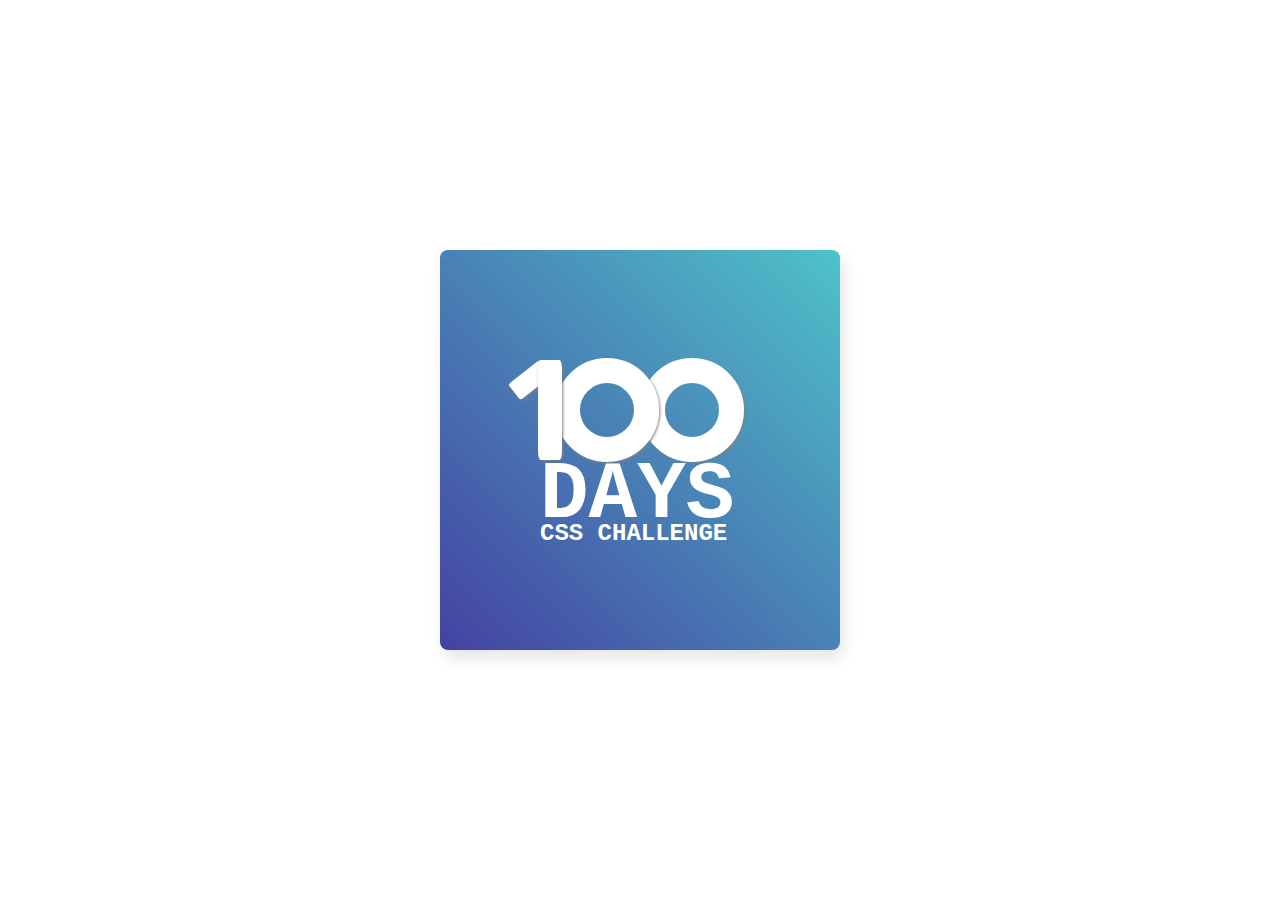
<file: CSS 100DAYS CHALLENGE/2022-01-28-DAY1/index.html>
<!DOCTYPE html>
<html lang="en">
<head>
    <meta charset="UTF-8">
    <meta http-equiv="X-UA-Compatible" content="IE=edge">
    <meta name="viewport" content="width=device-width, initial-scale=1.0">
    <title>Day1</title>
    <link href="style.css" rel="stylesheet"/>
</head>
<body>
    <div class="frame">
        <div class="center">
              <div class="number">
                  <div class="num-one-first"></div>
                  <div class="num-one-second"></div>
                  <div class="num-zero-first"></div>
                  <div class="num-zero-second"></div>
              </div>
              <div class="days">
                  <div>D</div>
                  <div>A</div>
                  <div>Y</div>
                  <div>S</div>
              </div>
              <div class="challenge">
                  CSS CHALLENGE
              </div>
        </div>
      </div>
</body>
</html>
</file>
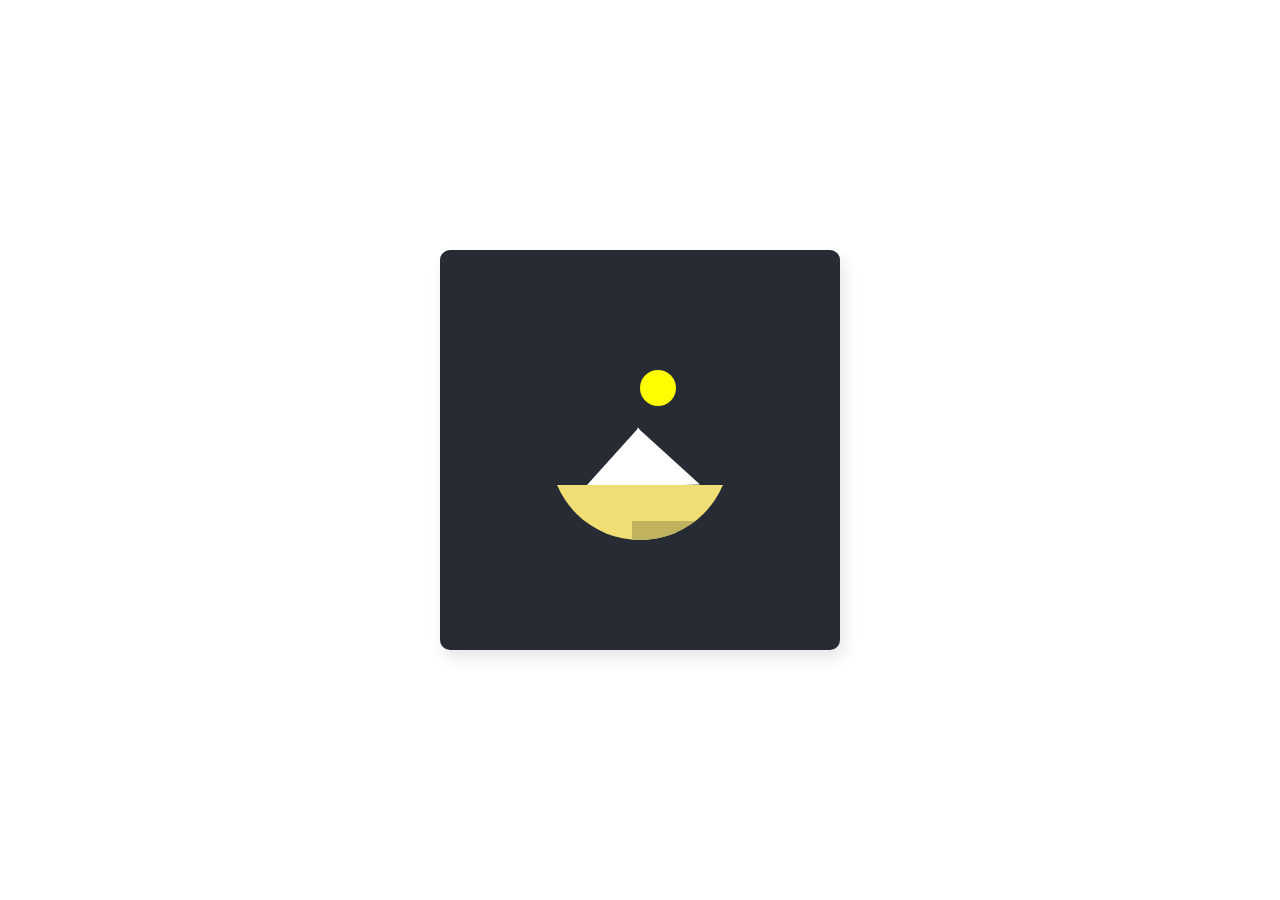
<file: CSS 100DAYS CHALLENGE/2022-01-30-DAY3/index.html>
<!DOCTYPE html>
<html lang="en">
<head>
    <meta charset="UTF-8">
    <meta http-equiv="X-UA-Compatible" content="IE=edge">
    <meta name="viewport" content="width=device-width, initial-scale=1.0">
    <title>DAY3</title>
    <link href="style.css" rel="stylesheet"/>
</head>
<body> 
    <div class="frame"> 
        <div class="center">
              <div class="sun"></div>
              <div class="pyramid-1 "></div>
              <div class="pyramid-2 "></div>
              <div class="land "></div>
              <div class="l-shadow "></div>
              <div
        </div>
      </div>
</body>
</html>
</file>
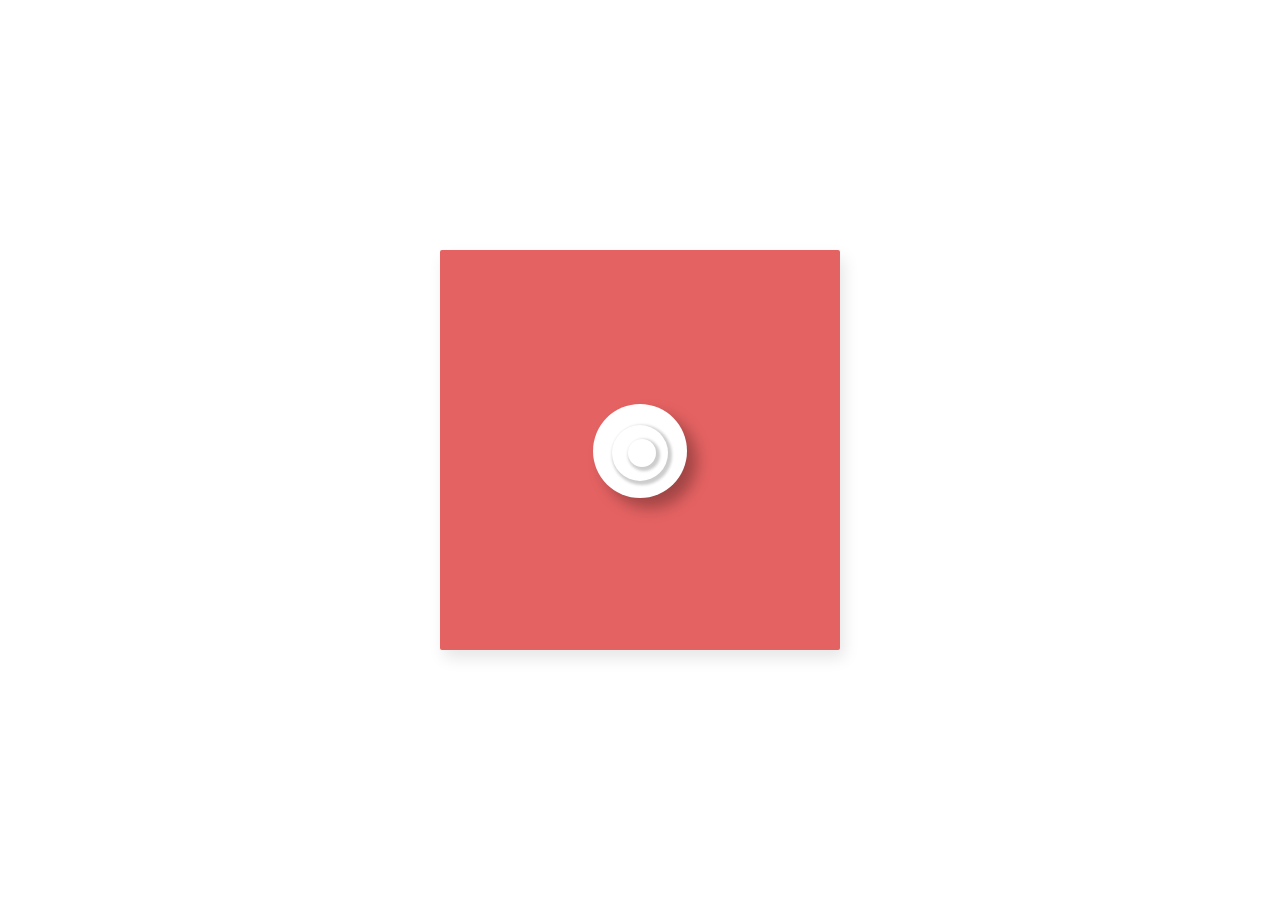
<file: CSS 100DAYS CHALLENGE/2022-01-31-DAY4/index.html>
<!DOCTYPE html>
<html lang="en">
<head> 
    <meta charset="UTF-8">
    <meta http-equiv="X-UA-Compatible" content="IE=edge">
    <meta name="viewport" content="width=device-width, initial-scale=1.0">
    <title>DAY4</title>
    <link href="style.css" rel="stylesheet" />
</head>
<body>
    <div class="frame">
        <div class="center">
              <div class="circle_big"></div>
              <div class="circle_medium"></div>
              <div class="circle_small"></div>
        </div>
      </div>
</body>
</html>
</file>
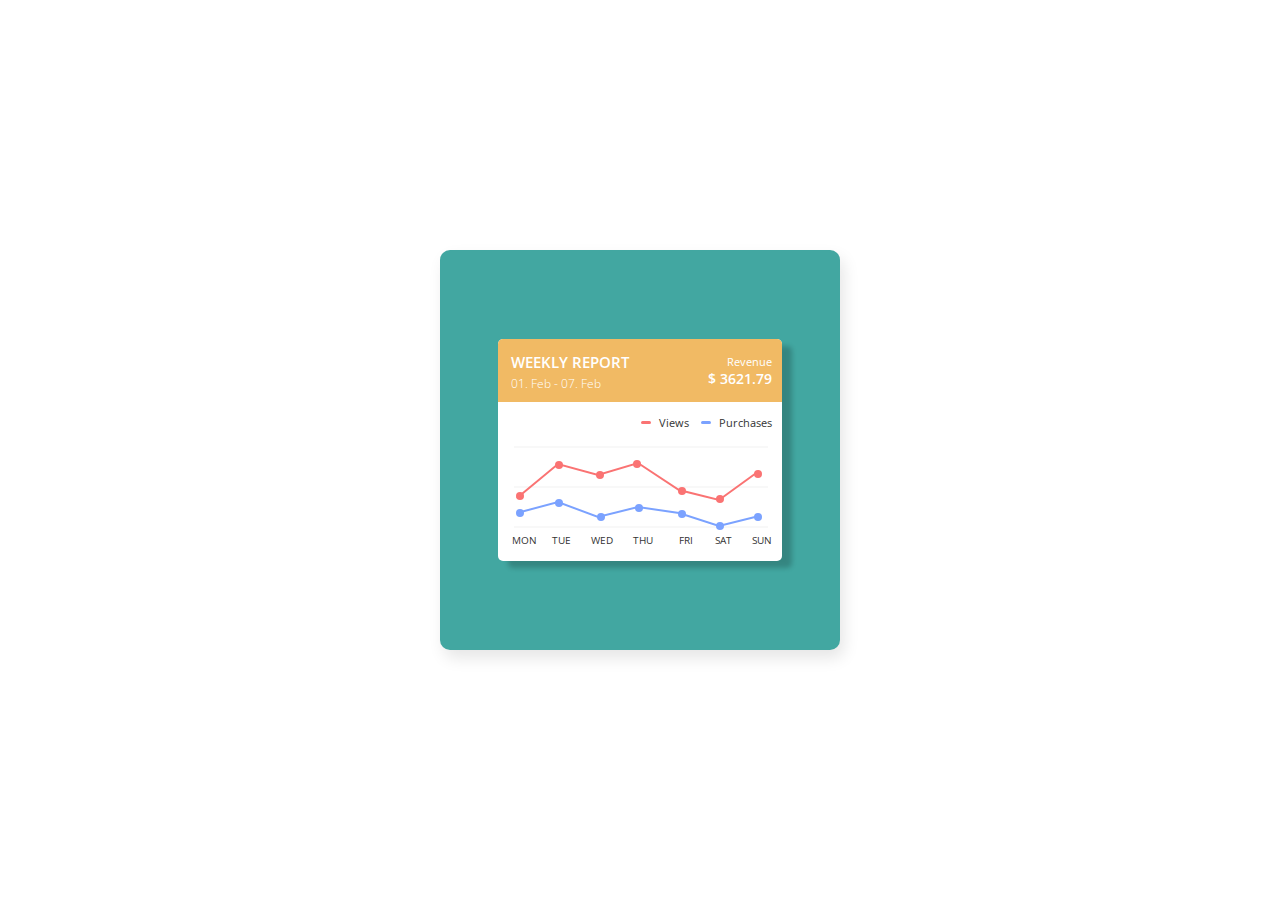
<file: CSS 100DAYS CHALLENGE/2022-02-03-DAY5/index.html>
<!DOCTYPE html>
<html lang="en">
<head>
    <meta charset="UTF-8">
    <meta http-equiv="X-UA-Compatible" content="IE=edge">
    <meta name="viewport" content="width=device-width, initial-scale=1.0">
    <title>DAY5</title>
    <link href="style.css" rel="stylesheet"/>
</head>
<body>
    <div class="frame">
        <div class="center">
              <div class="report">
                  <div class="graph-info">
                      <div class="report-left">
                          <div class="report-title">WEEKLY REPORT</div>
                          <div class="report-period">01. Feb - 07. Feb</div>
                      </div>
                      <div class="report-right">
                          <div class="revenue">Revenue</div>
                          <div  class="revenue-total">$ 3621.79</div>
                      </div>
                  </div>
                  
                  <div class="graph-chart">
                      <div class="set-color space">
                          <div class="color-red space"></div>
                          <div class="set-views space term">Views</div>
                          <div class="color-blue space"></div>
                          <div class="set-purchasese space">Purchases</div>
                      </div>
                      <div class="graph-line first"></div>
                      <div class="graph-line second"></div>
                      <div class="graph-line third"></div>
                      
                         <div class="red-chart">
                            <svg>
                            <polyline points="9,46 50,12 90,23 130,11 171,38 211,48 251,19"></polyline> </svg>
                                <div class="points">
                                        <div class="point-1 mouseon">
                                        <div class="dot"></div>
                                        <div class="tooltip">458	<div class="toe"></div></div>
                                        </div>
                                        <div class="point-2 mouseon">
                                            <div class="dot"></div>
                                            <div class="tooltip">812	<div class="toe"></div></div>
                                        </div>
                                        <div class="point-3 mouseon">
                                            <div class="dot"></div>
                                            <div class="tooltip">746	<div class="toe"></div></div>
                                        </div>
                                        <div class="point-4 mouseon">
                                            <div class="dot"></div>
                                            <div class="tooltip">877	<div class="toe"></div></div>
                                        </div>
                                        <div class="point-5 mouseon">
                                            <div class="dot"></div>
                                            <div class="tooltip">517  <div class="toe"></div></div>
                                        </div>
                                        <div class="point-6 mouseon">
                                            <div class="dot"></div>
                                            <div class="tooltip">434	<div class="toe"></div></div>
                                        </div>
                                        <div class="point-7 mouseon">
                                            <div class="dot"></div>
                                            <div class="tooltip">458	<div class="toe"></div></div>
                                        </div>
                                </div>
                        </div>
                              
                        <div class="blue-chart">
                            <svg>
                            <polyline points="9,61 50,50 90,65 130,55 171,61 211,74 251,64"></polyline> </svg>
                                        <div class="points">
                                            <div class="point-1 mouseon">
                                                <div class="dot"></div>							
                                                <div class="tooltip">26<div class="toe"></div></div>
                                            </div>
                                            <div class="point-2 mouseon">
                                                <div class="dot"></div>							
                                                <div class="tooltip">41<div class="toe"></div></div>
                                             </div>
                                            <div class="point-3 mouseon">
                                                <div class="dot"></div>							
                                                <div class="tooltip">22<div class="toe"></div></div>
                                            </div>
                                            <div class="point-4 mouseon">
                                                <div class="dot"></div>							
                                                <div class="tooltip">36<div class="toe"></div></div>
                                            </div>
                                            <div class="point-5 mouseon">
                                                <div class="dot"></div>							
                                                <div class="tooltip">25<div class="toe"></div></div>
                                            </div>
                                            <div class="point-6 mouseon">
                                                <div class="dot"></div>							
                                                <div class="tooltip">13<div class="toe"></div></div>
                                            </div>
                                            <div class="point-7 mouseon">
                                                <div class="dot"></div>							
                                                <div class="tooltip">20<div class="toe"></div></div>
                                            </div>
                                        </div>
                        </div>
                      
                          <div class="day">
                              <span>MON</span>
                              <span>TUE</span>
                              <span>WED</span>
                              <span>THU</span>
                              <span>FRI</span>
                              <span>SAT</span>
                              <span>SUN</span>
                          </div>		
                          
                  </div>
              </div>
          </div>
      </div>
</body>
</html>
</file>
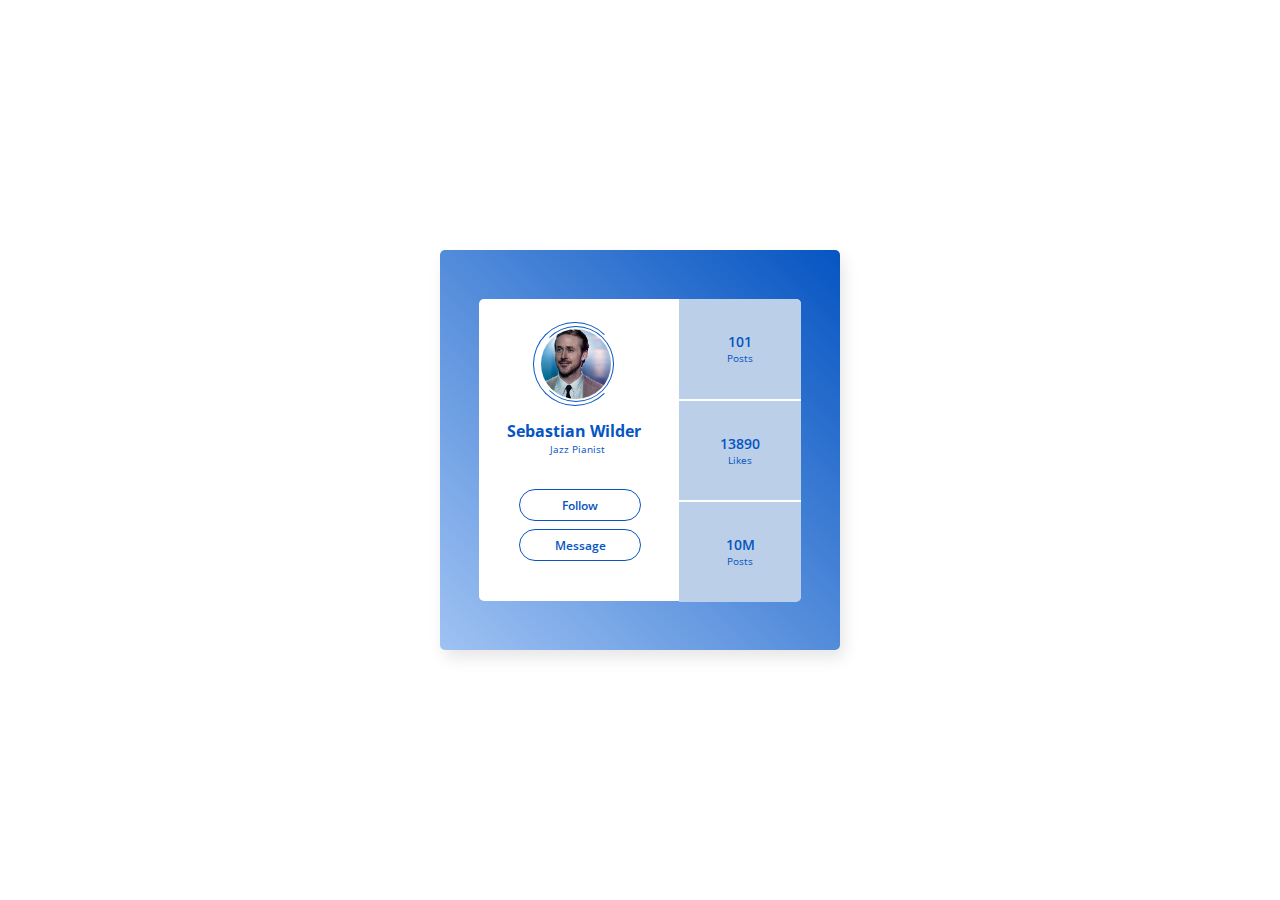
<file: CSS 100DAYS CHALLENGE/2022-02-05-DAY6/index.html>
<!DOCTYPE html>
<html lang="en">
<head>
    <meta charset="UTF-8">
    <meta http-equiv="X-UA-Compatible" content="IE=edge">
    <meta name="viewport" content="width=device-width, initial-scale=1.0">
    <title>DAY6</title>
    <link href="style.css" rel="stylesheet"/>
</head>
<body>
    <div class="frame">
        <div class="center">
              <div class="profile">
                  <div class="profile-pic">
                      <div class="circle-in"></div>
                      <div class="circle-out"></div>
                      <img src="[data-uri]"/>
                  </div>
                  <div class="profile-name num">
                      <h3>Sebastian Wilder</h3>
                      <div class="info-job info-num">Jazz Pianist</div>
                  </div>
                  <div class="btn">
                      <div class="btn-follow">Follow</div>
                  <div class="btn-message">Message</div>
                  </div>
              </div>
              <div class="number">
                  <div class="num-posts">
                      <span class="how-many">101</span>
                      <span class="category">Posts</span>
                  </div>
                  <div class="num-likes"><span class="how-many">13890</span>
                      <span class="category">Likes</span></div>
                  <div class="num-follower"><span class="how-many">10M</span>
                      <span class="category">Posts</span></div>
              </div>
        </div>
      </div>
</body>
</html>
</file>
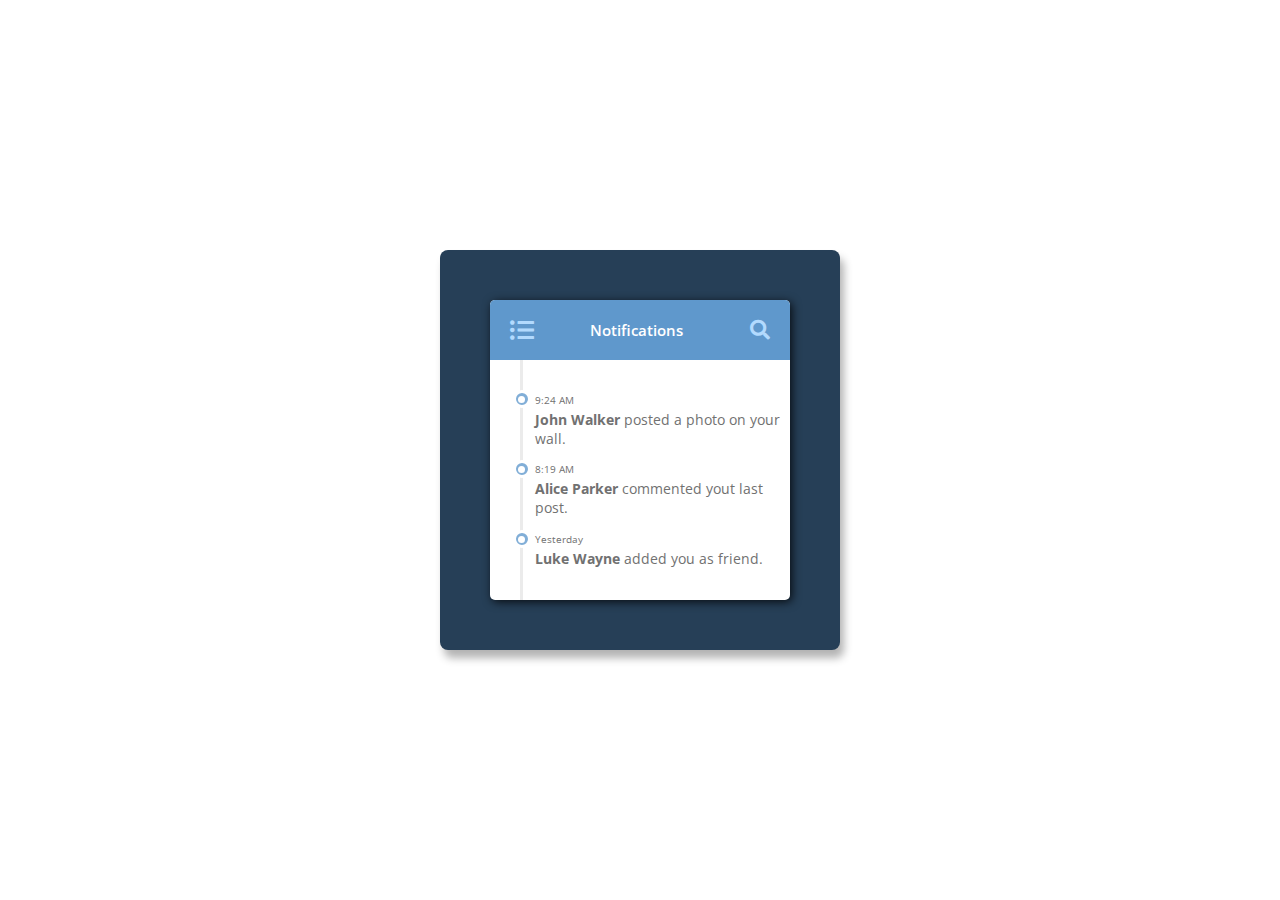
<file: CSS 100DAYS CHALLENGE/2022-02-07-DAY7/index.html>
<!DOCTYPE html>
<html lang="en">
<head>
    <meta charset="UTF-8">
    <meta http-equiv="X-UA-Compatible" content="IE=edge">
    <meta name="viewport" content="width=device-width, initial-scale=1.0">
    <title>DAY7</title>
    <link href="style.css" rel="stylesheet"/>
</head>
<body>
   

<div class="frame">
    <div class="center">
          <div class="notification">
              <span><i class="fas fa-list-ul" style="font-size:24px"></i> </span></i>
          <span class="note">Notifications
          </span>
          <span><i class="fas fa-search fa-lg"></i></span>
          </div>
          <div class="main-content">
              <div class="bar-ver"></div>
              <div class="var-cir one"><div class="in-circle"></div></div>
              <div class="var-cir two"><div class="in-circle"></div></div>
              <div class="var-cir three"><div class="in-circle"></div></div>
              <ul class="timeline tl-one">
                  <li class="tl-time">9:24 AM</li>
                  <li class="tl-content"><b>John Walker</b> posted a photo on your wall.</li>
              </ul>
              <ul class="timeline tl-two">
                  <li class="tl-time">8:19 AM</li>
                  <li class="tl-content"><b>Alice Parker</b> commented yout last post.</li>
              </ul>
              <ul class="timeline tl-three">
                  <li class="tl-time">Yesterday</li>
                  <li class="tl-content"><b>Luke Wayne</b> added you as friend.</li>
              </ul>
              <input type="text" placeholder="Search..."/>
          </div>
    </div>
  <div class="menu">
          <ul>
              <li><span class="fa fa-table"></span>Dashboard</li>
              <li><span class="fa fa-user"></span>Profile</li>
              <li><span class="fa fa-bell"></span>Notifications</li>
              <li><span class="fa fa-comments"></span>Messages</li>
              <li><span class="  fa-bell"></span>Settings</li>
          </ul>
          
      </div>
  </div>
  <script src="move.js"x></script>
</body>
</html>
</file>
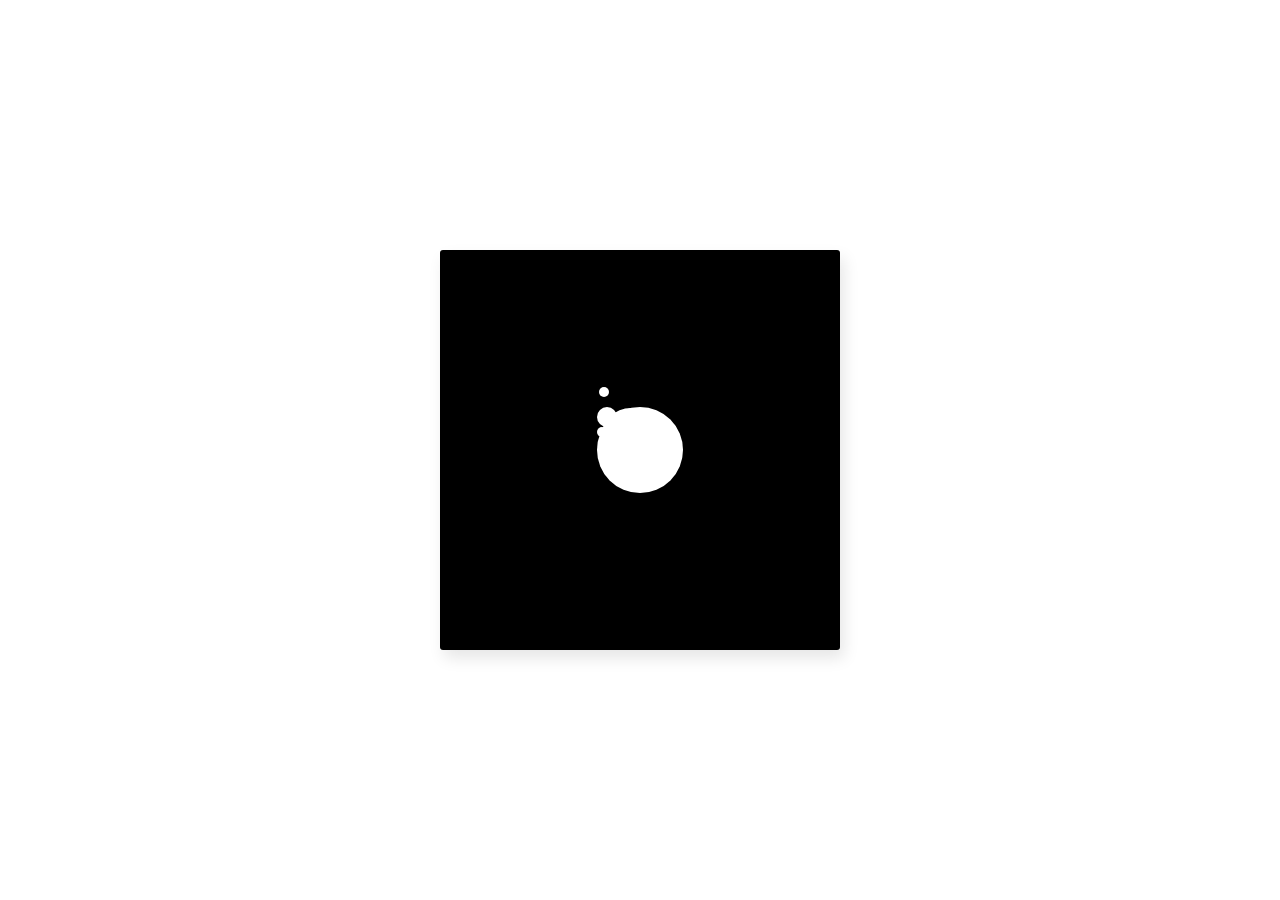
<file: CSS 100DAYS CHALLENGE/2022-02-18-DAY8/index.html>
<!DOCTYPE html>
<html lang="en">
<head>
    <meta charset="UTF-8">
    <meta http-equiv="X-UA-Compatible" content="IE=edge">
    <meta name="viewport" content="width=device-width, initial-scale=1.0">
    <title>DAY8</title>
    <link href="style.css" rel="stylesheet"/>
</head>
<body>
    <div class="frame">
        <div class="center">
              <div class="circles">
                  <div class="wave1"></div>
                  <div class="wave2"></div>
                  <div class="wave3"></div>
                  <div class="drop size-md1"></div>
                  <div class="drop size-md2"></div>
                  <div class="drop size-md3"></div>
                  <div class="drop-sm size-sm1"></div>
                  <div class="drop-sm size-sm2"></div>
                  <div class="drop-sm size-sm3"></div>
              </div>
        </div>
      </div>
</body>
</html>
</file>
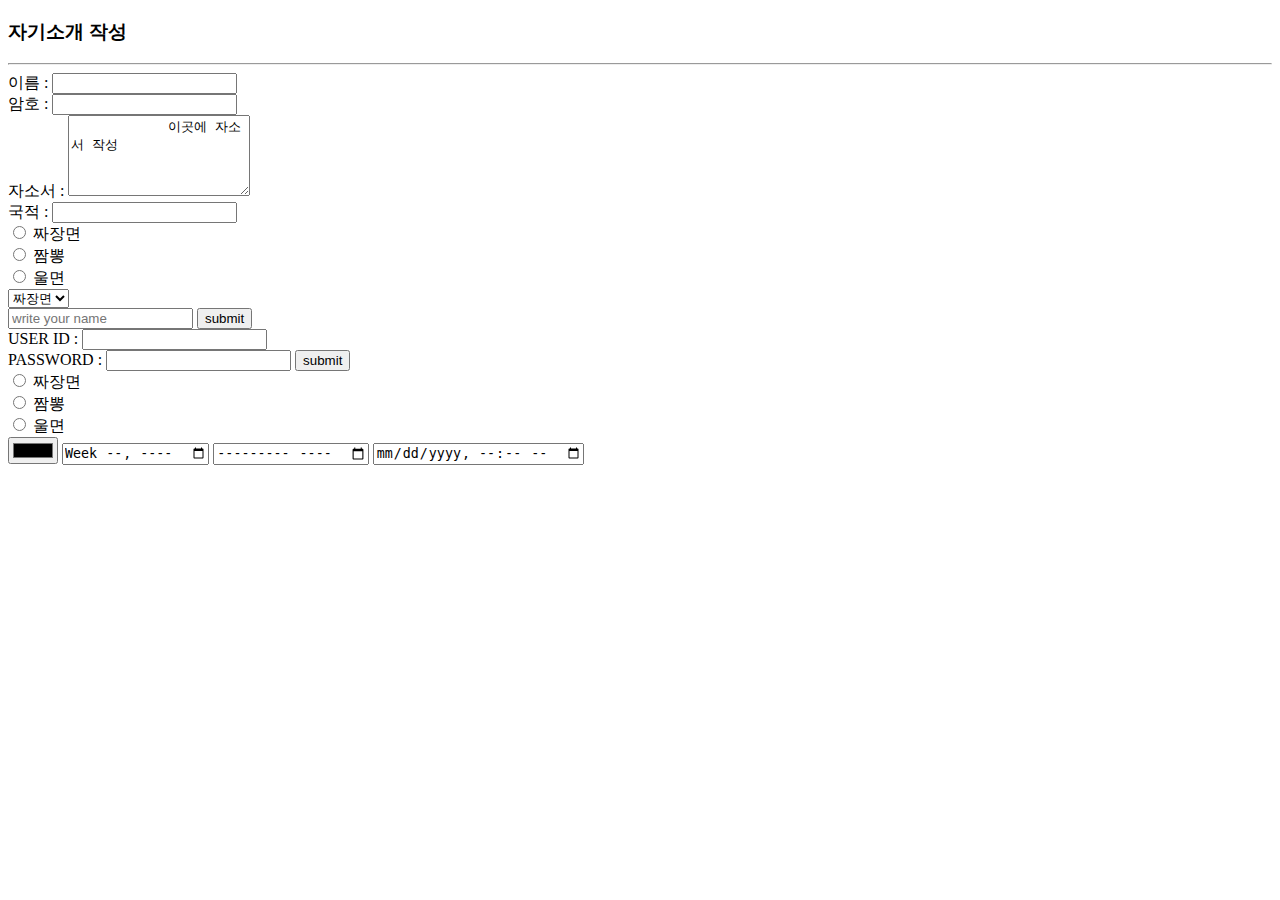
<file: CLASS-OFFLINE/leftframe.html>
<!DOCTYPE html>
<html lang="en">
<head>
    <meta charset="UTF-8">
    <meta http-equiv="X-UA-Compatible" content="IE=edge">
    <meta name="viewport" content="width=device-width, initial-scale=1.0">
    <title>figure태크 활용</title>
</head>
<body>
    <h3>자기소개 작성</h3>
    <hr>
    <form>
        이름 : <input type="text" value=""><br>
        암호 : <input type="password" value="" maxlength="10"><br>
        자소서 : <textarea colos="10" rows="5">
            이곳에 자소서 작성
        </textarea><br>
        국적 : <input type="text" list="contries"><br>
        <datalist id="contries">
            <option value="대한민국"></option>
            <option value="일본"></option>
            <option value="중국"></option>
        </datalist>
        <input type="radio" name="china" value="1">
        짜장면<br>
        <input type="radio" name="china" value="2">
        짬뽕<br>
        <input type="radio" name="china" value="3">
        울면<br>
        <select name="china">
            <option value="1">짜장면</option>
            <option value="2" >짬뽕</option>
            <option value="3">울면</option>
        </select><br>
        <input type="text" placeholder="write your name">
        <button type="button">submit</button><br>
        <label>
            USER ID : <input type="text"><br>
            PASSWORD : <input type="password">
            <button>submit</button><br>
        </label>
        <label>
        <input type="radio" name="china" value="1">
        짜장면</label><br>
        <label><input type="radio" name="china" value="2">
        짬뽕</label><br>
        <label><input type="radio" name="china" value="3">
        울면</label><br>
        <input type="color">
        <input type="week">
        <input type="month">
        <input type="datetime-local">
    </form>
</body>
</html>
</file>
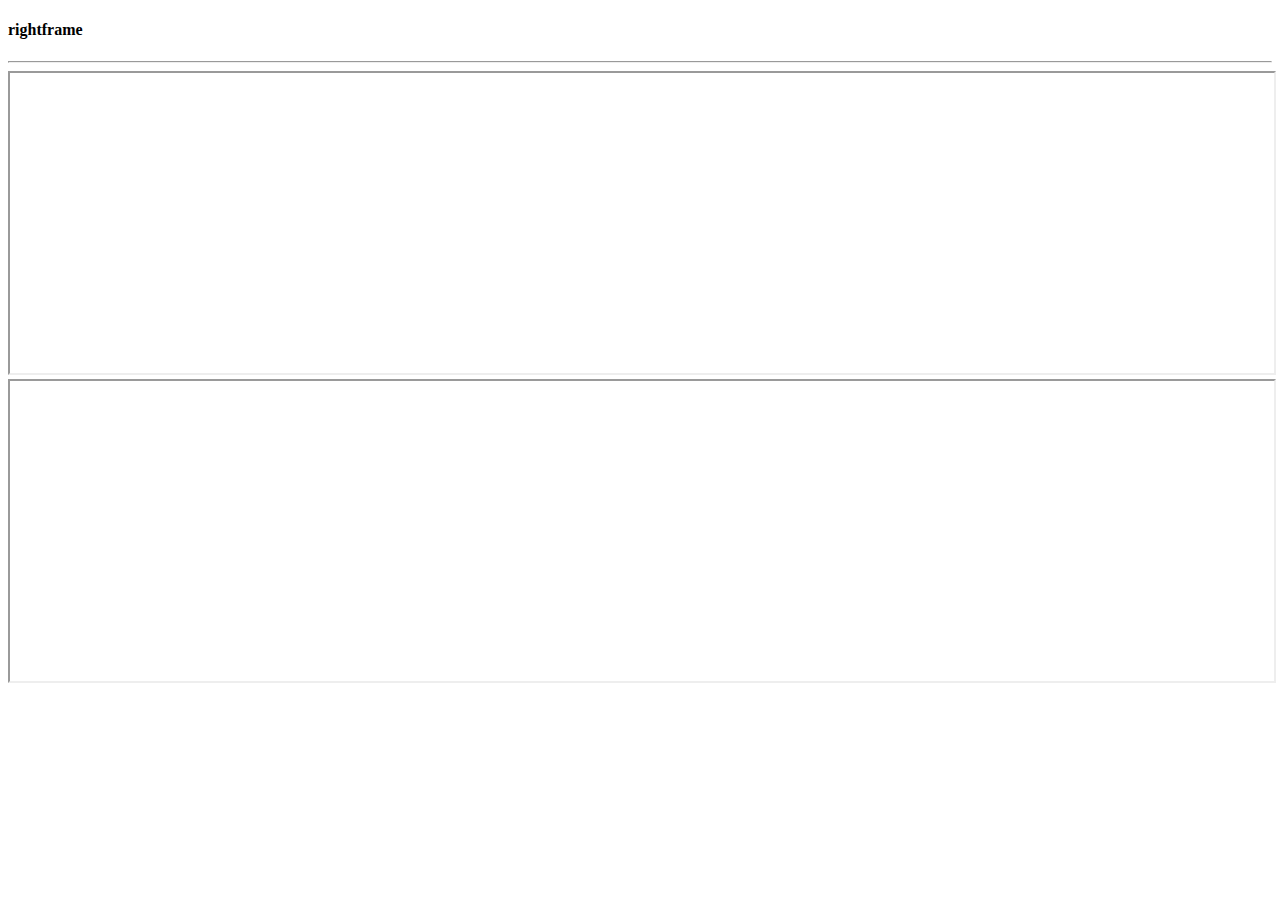
<file: CLASS-OFFLINE/rightframe.html>
<!DOCTYPE html>
<html lang="en">
<head>
    <meta charset="UTF-8">
    <meta http-equiv="X-UA-Compatible" content="IE=edge">
    <meta name="viewport" content="width=device-width, initial-scale=1.0">
    <title>rightframe</title>
</head>
<body>
    <h4>rightframe</h4>
    <hr>
    <iframe src="https://www.melon.com/" name="upper" width="100%" height="300"></iframe>
    <iframe src="https://www.genie.co.kr/" name="lower" width="100%" height="300"></iframe>
</body>
</html>
</file>
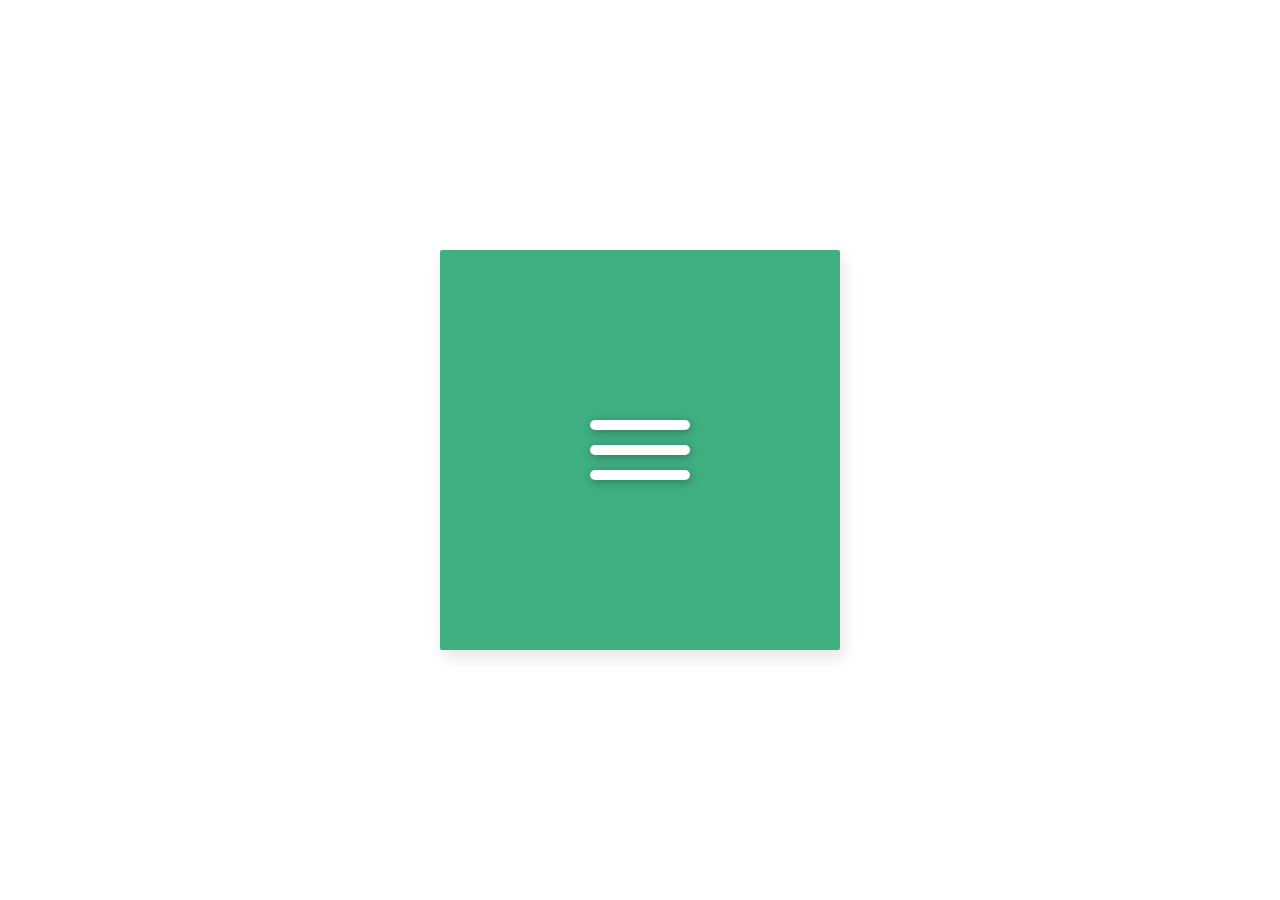
<file: CSS 100DAYS CHALLENGE/2022-01-29-DAY2/index2.html>
<!DOCTYPE html>
<html lang="en">
<head>
    <meta charset="UTF-8">
    <meta http-equiv="X-UA-Compatible" content="IE=edge">
    <meta name="viewport" content="width=device-width, initial-scale=1.0">
    <title>Day2</title>
    <link href="style2.css" rel="stylesheet"/>
</head>
<body>
    <div class="frame">
        <div class="center">
              <div class ="first stick"></div>
              <div class ="second stick"></div>
              <div class ="third stick"></div>
        </div>
    </div>
    <script src="move.js"></script>
</body>
</html>
</file>
<file: CSS 100DAYS CHALLENGE/2022-01-28-DAY1/style.css>
@import url(https://fonts.googleapis.com/css?family=Open+Sans:700,300);

.frame {
  position: absolute;
  top: 50%;
  left: 50%;
  width: 400px;
  height: 400px;
  margin-top: -200px;
  margin-left: -200px;
  border-radius: 2px;
	box-shadow: 4px 8px 16px 0 rgba(0,0,0,0.1);
	overflow: hidden;
  background: #fff;
  color: #333;
	font-family: 'Open Sans', Helvetica, sans-serif;
	-webkit-font-smoothing: antialiased;
	-moz-osx-font-smoothing: grayscale;
	background:linear-gradient(45deg,#4442a2,#4ec2c9);
	border-radius:2%;
}
.center {
  position: absolute;
  top: 50%;
  left: 50%;
  transform: translate(-50%,-50%);
}
.number{
	position:relative;
	width:300px;
	height:100px;
}
.num-one-first{
	width:40px;
	height:20px;
	background-color:white;
	transform: rotate(-38deg);
	position:absolute;
	top:-30px;
	left:20px;
	border-radius:10%;
	box-shadow:1px 1px 5px gray;
}
.num-one-second{
	width:24px;
	height:100px;
	background-color:white;
	position:absolute;
	top:-40px;
	left:48px;
	border-radius:10%;
	border:none;
	box-shadow:1px 1px 3px gray;
	z-index:1;
}
.num-zero-first{
	position:absolute;
	top:-42px;
	left:65px;
	width:54px;
	height:54px;
	border-radius:50%;
	background-color:none;
	border:25px solid white;
	box-shadow:1px 1px 3px gray;
}
.num-zero-second{
	position:absolute;
	top:-42px;
	left:150px;
	width:54px;
	height:54px;
	border-radius:50%;
	background-color:none;
	border:25px  solid white;
	box-shadow:1px 1px 3px gray;
	z-index:-1;
}
.days{
	position:absolute;
	top:50px;
	left:50px;
	width:200px;
	height:60px;
	display:flex;
	font-weight: 700;
  font-family:'Courier New', Courier, monospace;
  text-transform: uppercase;
	font-size:81px;
	color:white;
}
.challenge{
	position:absolute;
	top:120px;
	left:50px;
	font-weight: 700;
  font-family:'Courier New', Courier, monospace;
  text-transform: uppercase;
	font-size:24px;
	color:white;
}
</file>
<file: CSS 100DAYS CHALLENGE/2022-01-30-DAY3/style.css>
@import url(https://fonts.googleapis.com/css?family=Open+Sans:700,300);

.frame {
  position: absolute;
  top: 50%;
  left: 50%;
  width: 400px;
  height: 400px;
  margin-top: -200px;
  margin-left: -200px;
  border-radius: 2px;
	box-shadow: 4px 8px 16px 0 rgba(0,0,0,0.1);
	overflow: hidden;
  background: #fff;
  color: #333;
	font-family: 'Open Sans', Helvetica, sans-serif;
	-webkit-font-smoothing: antialiased;
	-moz-osx-font-smoothing: grayscale;
	background-color:#272c34;
	border-radius:10px;
}

.center {
  position: absolute;
	width:180px;
	height:180px;
	border-radius:90px;
  top: 50%;
  left: 50%;
  transform: translate(-50%,-50%);
	overflow:hidden;
	background-color:#272C34;
	animation:sunset 5s cubic-bezier(.3,.73,.97,.23) infinite;
}
.sun{
	position:absolute;
	left:90px;
	top:10px;
	width:36px;
	height:36px;
	border-radius:18px;
	background-color:yellow;
	animation: sunmove 5s cubic-bezier(.3,.73,.97,.23) infinite;
}
@keyframes sunmove{
	0%{
		transform:rotate(-90deg) translate(-200px,-120px);
	}
	100%{
		transform:rotate(50deg) translate(200px,120px);
	}
}
.pyramid-1{  
	position:absolute;
	bottom:29px;
	left:25px;
	background-color:white;
	width:120px;
	height:130px;
	clip-path: polygon(10% 80%,53% 36%,72% 81%);
	animation:p1-shadow 5s cubic-bezier(.3,.73,.97,.23) infinite;
}
.pyramid-2{
	position:absolute;
	bottom:29px;
	right:27px;
	width: 100px;
  height: 133px;
	background-color:white;
	clip-path: polygon(57% 81%,34% 37%,97% 80%);
	animation:p2-shadow 5s cubic-bezier(.3,.73,.97,.23) infinite;
}
.land{
	position:absolute;
	bottom:-5px;
	width:200px;
	height:60px;
	background-color:#f0de75;
	animation:land-night 5s cubic-bezier(.3,.73,.97,.23) infinite;
}
@keyframes land-night{
	0%{
	background-color:#f0de75;
	}
	92%{
	background-color:#f0de75;
	}
	95%{
    background-color: #272C34;
	}
  100% {
    background-color: #272C34;
  }
}
.l-shadow{
	width:110px;
	height:20px;
	position:absolute;
	bottom:-1px;
	right:-12px;
	background-color:#c0b25e;
	animation:la-shadow 5s linear infinite;
}
@keyframes p1-shadow{
	0%{
		background-color:white;
	}
	50%{
		background-color:white;
	}
	80%{
		background-color:#e1dede;
	}
	92%{
		background-color:#d1d2d3;
	}
	95%{
    background-color: #272C34;
	}
  100% {
    background-color: #272C34;
  }
}
@keyframes p2-shadow{
	0%{
		background-color:white;
	}
	50%{
		background-color:#d1d2d3;
	}
	90%{
		background-color:white;
	}
	92%{
		background-color:white;
	}
	
	95%{
    background-color: #272C34;
	}
  100% {
    background-color: #272C34;
  }
}

@keyframes la-shadow{
	0%{
		width:178px;
		height:100px;
		clip-path: polygon(100% 74%,10% 44%,77% 43%);
	}
	50%{
		width:178px;
		height:100px;
		clip-path: polygon(48% 60%,10% 44%,74% 43%);
	}
	92%{
		width:178px;
		height:100px;
		clip-path: polygon(0% 74%,12% 44%,80% 43%);
		background-color:#c0b25e;
	}
	96%{
		width:178px;
		height:100px;
		clip-path: polygon(0% 74%,12% 44%,80% 43%);
	 background: #272C34;
	}
	100%{
		width:178px;
		height:100px;
		clip-path: polygon(0% 74%,12% 44%,80% 43%);
	 background: #272C34;
	}
	
}
@keyframes sunset{
	  0% {
    background: #272C34;
  }
	20%{
		background: #7DDFFC;	
	}
	30% {
		background: #7DDFFC;
	}
	70% {
		background: #7DDFFC;
	}
	90%{
		background: #7DDFFC;
	}
	95%{
		background: #272C34;
	}
  100% {
    background: #272C34;
  }
}
</file>
<file: CSS 100DAYS CHALLENGE/2022-01-31-DAY4/style.css>
@import url(https://fonts.googleapis.com/css?family=Open+Sans:700,300);

.frame {
  position: absolute;
  top: 50%; 
  left: 50%;
  width: 400px;
  height: 400px;
  margin-top: -200px;
  margin-left: -200px;
  border-radius: 2px;
	box-shadow: 4px 8px 16px 0 rgba(0,0,0,0.1);
	overflow: hidden;
  background: #fff;
  color: #333;
	font-family: 'Open Sans', Helvetica, sans-serif;
	-webkit-font-smoothing: antialiased;
	-moz-osx-font-smoothing: grayscale;
	background-color:#e56262;
}

.center {
  position: absolute;
  top: 50%;
  left: 50%;
  transform: translate(-50%,-50%);
	display:flex;
}
.circle_big{
	position:absolute;
	left:-47px;
	top:-46px;
	z-index:0;
	width:94px;
	height:94px;
	background-color:white;
	border-radius:47px;
	box-shadow:10px 10px 15px rgba(0,0,0,0.3);
	animation:big-moving 3s cubic-bezier(.09,.59,.18,.95) infinite;
}
.circle_medium{
	position:absolute;
	left:-28px;
	top:-25px;
	z-index:1;
	width:56px;
	height:56px;
	border-radius:28px;
	background-color:white;
	box-shadow: 2px 2px 3px 2px rgba(0,0,0,0.2);
	animation:medium-moving 3s cubic-bezier(.07,.55,.67,.98) infinite;
}
.circle_small{
	position:absolute;
	left:-5px;
	top:-11px;
	left:-12px;
	width:28px;
	height:28px;
	border-radius:14px;
	background-color:white;
	z-index:3;
	box-shadow: 2px 2px 3px 2px rgba(0,0,0,0.2);
	animation:small-moving 3s cubic-bezier(.07,.55,.67,.98) infinite;
}
@keyframes big-moving{
	0%{
		transform:scale(0);
	}
	50%,80%{
		transform:scale(1);
	}
	100%{
		transform:scale(0);
	}
	
}

@keyframes medium-moving{
	0%,20%{
		transform:scale(0);
	}
	50%,70%{
		transform:scale(1);
	}
	100%{
		transform:scale(0);
	}
	
}
@keyframes small-moving{
	0%,30%{
		transform:scale(0);
	}
	50%,60%{
		transform:scale(1);
	}
	100%{
		transform:scale(0);
	}
}
</file>
<file: CSS 100DAYS CHALLENGE/2022-02-03-DAY5/style.css>
@import url(https://fonts.googleapis.com/css?family=Open+Sans:700,300);

.frame {
  position: absolute;
  top: 50%;
  left: 50%;
  width: 400px;
  height: 400px;
  margin-top: -200px;
  margin-left: -200px;
  border-radius: 2px;
	box-shadow: 4px 8px 16px 0 rgba(0,0,0,0.1);
	overflow: hidden;
  background: #fff;
  color: #333;
	font-family: 'Open Sans', Helvetica, sans-serif;
	-webkit-font-smoothing: antialiased;
	-moz-osx-font-smoothing: grayscale;
	border-radius:10px;
	background-color:#42a7a1;
}
.center {
  position: absolute;
  top: 50%;
  left: 50%;
  transform: translate(-50%,-50%);
}
:root{
	--red:#fa7373;
	--blue:#7ba2ff;
	--line:#f8f8f8;
}
.report{
	width:284px;
	height:222px;
	background-color:#ffffff;
	border-radius:5px;
	box-shadow:10px 7px 5px rgba(0,0,0,0.2);
}
.graph-info{
	width:284px;
	height:63px;
	background-color:#f1ba64;
	border-radius:5px 5px 0px 0px;
	position:relative;
}
.report-left{
	color:white;
	position:absolute;
	left:13px;
	top:13px;
	font-weight:600;
}
.report-title{
	margin-bottom:3px;
	font-size:15px;
}
.report-period{
	font-weight:5;
	font-size:12px;
}
.report-right{
	position:absolute;
	right:10px;
	top:15px;
	font-size:11px;
	color:white;
	width:70px;
}
.revenue{
	display:flex;
	justify-content:flex-end;
	font-size:11px;
}
.revenue-total{
	font-size:14px;
	font-weight:600;
	display:flex;
	justify-content:flex-end;
}
.graph-chart{
	position:relative;
}
.set-color{
	position:absolute;
	top:13px;
	right:-6px;
	width:300px;
	display:flex;
	justify-content:flex-end;
	align-items:center;
	font-size:11px;
}
.space{
	margin:0px 8px 0 0;
}
.term{
	margin:0px 12px 0px 0px;
}
.color-red{
	width:10px;
	height:3px;
	border-radius:2px;
	background-color:var(--red);
}
.color-blue{
	width:10px;
	height:3px;
	border-radius:2px;
	background-color:var(--blue);
}
.graph-line{
	position:absolute;
	top:44px;
	right:14px;
	width:254px;
	height:2px;
	background-color:var(--line);
	z-index:0;
}
.second{
	position:absolute;
	top:84px;
}
.third{
	position:absolute;
	top:124px;
}
.red-chart{
	position:absolute;
	top:50px;
	left:10px;
}
.red-chart 	svg{
	fill:none;
	stroke:var(--red);
	stroke-width:2;
}
.red-chart .tooltip{
	visibility:hidden;
	background-color:var(--red);			
	position:absolute;
	top:-24px;
	left:-8px;
	width:24px;
	height:18px;
	font-size:9px;
	font-weight:600;
	display:flex;
	justify-content:center;
	align-items:center;
	color:white;
	border-radius:2px;
}
.red-chart .toe{
	position:absolute;
	top:15px;
	width:8px;
	height:8px;
	background-color:var(--red);
	clip-path: polygon(50% 100%, 0 0, 100% 0);
}


.red-chart	.dot{
			width:8px;
			height:8px;
			border-radius:4px;
			background-color:var(--red);
			}
			.mouseon{
		cursor:pointer;
		z-index:1;
	}
	.mouseon:hover .tooltip{
		visibility:visible;
	}
	.red-chart .point-1{
		position:absolute;
		top:40px;
		left:8px;
	}
	.red-chart .point-2{
		position:absolute;
		top:9px;
		left:47px;	
	}
	.red-chart .point-3{
		position:absolute;
		top:19px;
		left:88px;
	}
	.red-chart .point-4{
		position:absolute;
		top:8px;
		left:125px;
	}
	.red-chart .point-5{
		position:absolute;
		top:35px;
		left:170px;
	}
	.red-chart .point-6{
		position:absolute;
		top:43px;
		left:208px;
	}
	.red-chart .point-7{
		position:absolute;
		top:18px;
		left:246px;
	}

.blue-chart{
	position:absolute;
	top:50px;
	left:10px;
}
.blue-chart svg{
	fill:none;
	stroke:var(--blue);
	stroke-width:2;
}
.blue-chart .tooltip{
	visibility:hidden;
	background-color:var(--blue);			position:absolute;
	top:-24px;
	left:-8px;
	width:24px;
	height:18px;
	font-size:9px;
	font-weight:600;
	display:flex;
	justify-content:center;
	align-items:center;
	color:white;
	border-radius:2px;
}
.blue-chart .toe{
	position:absolute;
	top:15px;
	width:8px;
	height:8px;
	background-color:var(--blue);
	clip-path: polygon(50% 100%, 0 0, 100% 0);
}

 .mouseon{
		cursor:pointer;
		z-index:1;
	}
	.mouseon:hover .tooltip{
		visibility:visible;
	}

.blue-chart .dot{
			width:8px;
			height:8px;
			border-radius:4px;
			background-color:var(--blue);
			}
			.blue-chart	.point-1{
		position:absolute;
		top:57px;
		left:8px;
	}
	.blue-chart .point-2{
		position:absolute;
		top:47px;
		left:47px;	
	}
	.blue-chart .point-3{
		position:absolute;
		top:61px;
		left:89px;
	}
	.blue-chart .point-4{
		position:absolute;
		top:52px;
		left:127px;
	}
	.blue-chart .point-5{
		position:absolute;
		top:58px;
		left:170px;
	}
	.blue-chart .point-6{
		position:absolute;
		top:70px;
		left:208px;
	}
	.blue-chart .point-7{
		position:absolute;
		top:61px;
		left:246px;
	}

.day{
	font-size:10px;
	position:absolute;
	bottom:-145px;
	left:14px;
	color:gainsbro;
	display:flex;
	align-items:center;
}
.day span:first-child{
	margin-right:15px;
}
.day span:nth-child(2),
span:nth-child(3),
span:nth-child(6){
	margin-right:20px;
}
.day span:nth-child(4){
	margin-right:26px;
}
.day span:nth-child(5){
	margin-right:22px;
}
</file>
<file: CSS 100DAYS CHALLENGE/2022-02-05-DAY6/style.css>
@import url(https://fonts.googleapis.com/css?family=Open+Sans:700,300);

.frame {
  position: absolute;
  top: 50%;
  left: 50%;
  width: 400px;
  height: 400px;
  margin-top: -200px;
  margin-left: -200px;
  border-radius: 2px;
	box-shadow: 4px 8px 16px 0 rgba(0,0,0,0.1);
	overflow: hidden;
  background: #fff;
  color: #333;
	font-family: 'Open Sans', Helvetica, sans-serif;
	-webkit-font-smoothing: antialiased;
	-moz-osx-font-smoothing: grayscale;
	background: linear-gradient(to right top, #9fc2f3, #0655c2);
	border-radius:5px;
}

.center {
  position: absolute;
  top: 50%;
  left: 50%;
  transform: translate(-50%,-50%);
	width:322px;
	height:302px;
	background:white;
	border-radius:5px;
}
.profile-pic{
	position:absolute;
	top:30px;
	left:62px;
}
.profile-pic:hover{
	cursor:pointer;
}
.profile-pic:hover .circle-in{
	transform:rotate(360deg);
}
.profile-pic:hover .circle-out{
	transform:rotate(-360deg);
}
.circle-in{
	width:76px;
	height:76px;
	border-radius:50%;
	position:absolute;
	top:-3px;
	left:-3px;
	box-sizing:border-box;
	border:1px solid;
	border-color:#0655c2 #0655c2 #0655c2 transparent;
	transition:1.4s ease-in-out;
}
.circle-out{
	width:84px;
	height:84px;
	border-radius:50%;
	position:absolute;
	top:-7px;
	left:-8px;
	box-sizing:border-box;
	border:1px solid;
	border-color:#0655c2 transparent #0655c2 #0655c2 ;
	transition:1.4s ease-in-out;
}
img{
	height:70px;
	width:70px;
	border-radius:40px;
}
.profile-name{
	position:absolute;
	top:105px;
	left:28px;
	color:#0655c2;
	font-size:14px;
}
.info-job{
	position:absolute;
	top:38px;
	left:43px;
	font-size:10px;
}
.btn *{
	width:120px;
	height:30px;
	border:1px solid #0655c2;
	border-radius:30px;
	position:absolute;
	bottom:80px;
	left:40px;
}
.btn *:hover{
	background-color:#0655c2;
	color:white;
	transition: 0.5s ease-in-out;
}
.btn-message{
	position:absolute;
	bottom:40px;
}
.btn-follow,.btn-message{
	display:flex;
	justify-content:center;
	align-items:center;
	color:#0655c2;
	font-size:12px;
	font-weight:600;
}
.number{
	position:absolute;
	right:0;
	height:100px;
	width:200px;
}
.number div{
	height:99.5px;
	width:122px;
	background-color:#bccfe9;
	margin-bottom:2px;
	float:right;
	cursor:pointer;
	display:flex;
	flex-direction:column;
	justify-content:center;
	align-items:center;
}
.number div:hover{
	filter:brightness(90%);
	transition:all 1s ease-in-out;
}
.num-posts{
	border-radius:0 5px 0 0;
	
}
.num-follower{
	border-radius:0 0 5px 0;
}
.how-many{
	color:#0655c2;
	font-size:14px;
	font-weight:600;
}
.category{
	font-size:10px;
	color:#0655c2;
}
</file>
<file: CSS 100DAYS CHALLENGE/2022-02-18-DAY8/style.css>
@import url(https://fonts.googleapis.com/css?family=Open+Sans:700,300);

.frame {
  position: absolute;
  top: 50%;
  left: 50%;
  width: 400px;
  height: 400px;
  margin-top: -200px;
  margin-left: -200px;
  border-radius: 2px;
  box-shadow: 4px 8px 16px 0 rgba(0, 0, 0, 0.1);
  overflow: hidden;
  background: #fff;
  color: #333;
  font-family: "Open Sans", Helvetica, sans-serif;
  -webkit-font-smoothing: antialiased;
  -moz-osx-font-smoothing: grayscale;
  background: black;
  border-radius: 3px;
}

.center {
  position: absolute;
  top: 50%;
  left: 50%;
  transform: translate(-50%, -50%);
  width: 86px;
  height: 86px;
  border-radius: 50%;
  background: white;
}
.wave1,
.wave2,
.wave3 {
  width: 60px;
  height: 60px;
  border-radius: 50%;
  background-color: white;
}
.wave1 {
  position: absolute;
  top: 10px;
  left: 20px;
  transform-origin: 30px 23px;
  animation: bingle 1s linear infinite;
}
.wave2 {
  position: absolute;
  top: 10px;
  left: 4px;
  transform-origin: 40px 40px;
  animation: bingle 3s linear infinite;
}
.wave3 {
  position: absolute;
  top: 1px;
  left: 4px;
  transform-origin: 30px 50px;
  animation: bingle 2s linear infinite;
}
.drop {
  width: 20px;
  height: 20px;
  border-radius: 50%;
  background-color: white;
  transform-origin: 30px 70px;
  animation: bingle 4s linear infinite;
}
.size-md2 {
  position: absolute;
  right: 20px;
  top: 10px;
  tansform-origin: 20px 80px;
  animation: bingle 7s linear infinite;
}
.size-md3 {
  position: absolute;
  left: 20px;
  top: 40px;
  tansform-origin: 20px 70px;
  animation: bingle 3s linear infinite;
}
.drop-sm {
  width: 10px;
  height: 10px;
  border-radius: 50%;
  background-color: white;
  transform-origin: 30px 50px;
  animation: bingle 3s linear infinite;
}
.size-sm2 {
  animation: bingle 5s linear infinite;
  transform-origin: 90px 10px;
  position: absolute;
  right: 19px;
}
.size-sm3 {
  animation: bingle 4s linear infinite;
  transform-origin: 5px 90px;
  position: absolute;
  top: -20px;
  left: 2px;
}
@keyframes bingle {
  from {
    transform: rotate(0deg);
  }
  to {
    transform: rotate(360deg);
  }
}
</file>
<file: CSS 100DAYS CHALLENGE/2022-01-29-DAY2/style2.css>
@import url(https://fonts.googleapis.com/css?family=Open+Sans:700,300);

.frame {
  position: absolute;
  top: 50%;
  left: 50%;
  width: 400px;
  height: 400px;
  margin-top: -200px;
  margin-left: -200px;
  border-radius: 2px;
	box-shadow: 4px 8px 16px 0 rgba(0,0,0,0.1);
	overflow: hidden;
  background: #fff;
  color: #333;
	font-family: 'Open Sans', Helvetica, sans-serif;
	-webkit-font-smoothing: antialiased;
	-moz-osx-font-smoothing: grayscale;
	background-color:#3faf82;
}

.center {
  position: absolute;
  top: 50%;
  left: 50%;
  transform: translate(-50%,-50%);
	justify-content:center;
}
.stick{
	background-color:white;
	width:100px;
	height:10px;
	margin:15px 0px;
	border-radius:10px;
	box-shadow: 1px 2px 10px 0px rgba(0,0,0,0.3);
}
.stick:hover{
	cursor:pointer;
}
.hidden{
	display:none;
}

@keyframes movesecond{
	from{
		opacity:1;
		transform:scale(1);
	}
	to{
		opacity:0;
		transform:scale(0);
	}
}
@keyframes movefirst{
	0%{
		transform: translateY(0);
	}
	50%{
		transform: translate(0%,250%)
	}
	100%{
transform: translate(0%,250%)
	rotate(45deg);
	}
}
@keyframes movethird{
	0%{
		transform: translateY(0);
	}
	50%{
		transform: translate(0%,-250%)
	}
	100%{
transform: translate(0%,-250%)
	rotate(-45deg);
}
}
.center.active .first{
	animation: movefirst 1s ease-in-out forwards;
	}
.center.active .second{
	animation: movesecond  1s ease-in-out forwards;
}
.center.active .third{
	animation:movethird 1s ease-in-out forwards;
}

 
@keyframes backsecond{
	from{
		opacity:0;
		transform:scale(0);
	}
	to{
		opacity:1;
		transform:scale(1);
	}
}
@keyframes backfirst{
	0%{
	transform: translate(0%,250%) 
	rotate(45deg); 
	}
	50%{
		transform: translate(0%,250%);
	}
	100%{
transform:translate(0);
	}
}

@keyframes backthird{
	0%{
		transform: translate(0%,-250%)
	rotate(-45deg);
	}
	50%{
		transform: translate(0%,-250%);
	}
	100%{
transform: translate(0);
    }
}


.center.back .first{
	animation: backfirst 1s ease-in-out forwards;
	}
.center.back .second{
	animation: backsecond  1s ease-in-out forwards;
}
.center.back .third{
	animation:backthird 1s ease-in-out forwards;
}
</file>
<file: CSS 100DAYS CHALLENGE/2022-02-07-DAY7/style.css>
@import url(https://fonts.googleapis.com/css?family=Open+Sans:700,300);
@import url(https://use.fontawesome.com/releases/v5.15.4/css/all.css);

.frame {
  position: absolute;
  top: 50%;
  left: 50%;
  width: 400px;
  height: 400px;
  margin-top: -200px;
  margin-left: -200px;
  border-radius: 2px;
	box-shadow: 4px 8px 8px rgba(0,0,0,0.3);
	overflow: hidden;
  background: #fff;
  color: #333;
	font-family: 'Open Sans', Helvetica, sans-serif;
	-webkit-font-smoothing: antialiased;
	-moz-osx-font-smoothing: grayscale;
	background-color:#263f57;
	border-radius:8px;
	overflow:hidden;
}

.center {
	z-index:2;
  position: absolute;
  top: 50px;
  left: 50px;
	width:300px;
	height:300px;
	background-color:white;
	border-radius:5px;
	box-shadow:2px 2px 10px rgba(0,0,0,0.8);
	transition:0.8s ease-in-out;
	transform:translateX(0px);
}
.active3{
	transform:translateX(140px);
}
.notification{
	z-index:2;
	width:300px;
	height:60px;
	background-color:#5f98cc;
	border-radius:5px 5px 0px 0px;
	display:flex;
	justify-content:space-between;
	align-items:center;
	color:white;
	font-weight:600;
	font-size:15px;
}
.fa-list-ul{
	position:absolute;
	left:20px;
	top:18px;
}
.fa-list-ul:hover{
	color:white;
}
.note{
	position:absolute;
	top:20px;
	left:100px;
}
i{
	color:#b2dafe;
	margin-right:20px;
	cursor:pointer;
}
.fa-search:hover{
	color:white;
}
.main-content{
	z-index:1
}
.bar-ver{
	height:240px;
	width:3px;
	background-color:#ebebeb;
	position:absolute;
	left:30px;
}
.var-cir{
	width:12px;
	height:12px;
	border-radius:50%;
	background-color:#81aed7;
	border:3px solid white;
	position:absolute;
	left:22.5px;
	display:flex;
	justify-content:center;
	align-items:center;
}
.one{
	top:90px;
}
.two{
	top:160px;
}
.three{
	top:230px;
}
.in-circle{
	width:7px;
	height:7px;
	border-radius:50%;
	background-color:white;
	
}
ul{
	list-style:none;
	position:absolute;
	left:5px;
	font-size:14px;
	color:#717171;
}
ul .tl-time{
	font-size:10px;
	margin-bottom:3px;
}
ul:hover{
	color:#81aed7;
	cursor:pointer;
}
.tl-one{
	position:abslute;
	top:79px;
}
.tl-two{
	top:148px;
}
.tl-three{
	top:218px;
}
input{
	position:absolute;
	top:15px;
	left:15px;
	border-radius:20px;
	border:none;
	padding-left:15px;
	width:220px;
	height:30px;
	font-size:13px;
			transition: all .3s ease-in-out;
				transform: translateX(15px);
				opacity: 0;
}
.active{
		transform: translateX(0);
			opacity: 1;
}
.menu{
	width:150px;
	height:270px;
	position:absolute;
	top:65px;
	left:40px;
	border-radius:5px 0px 0px 5px;
	background-color:
	#43627d;
	transition:.5s ease-in-out;
transform:translateX(20px);
}
.active2{
	transform:translateX(0);
}
.menu ul{
	color:#9bbff1;
	positioin:absolute;
	left:-40px;
}
.fa-table{
	margin-top:10px;
}
.menu ul li{
	width:150px;
	height:50px;
	transition:0.8s ease-in-out;
	
	display:flex;
	align-items:center;
}
.menu up li:hover{
	color:white;
	background:#263f57;
}
.menu ul li span{
	margin:0 10px;
}
</file>
